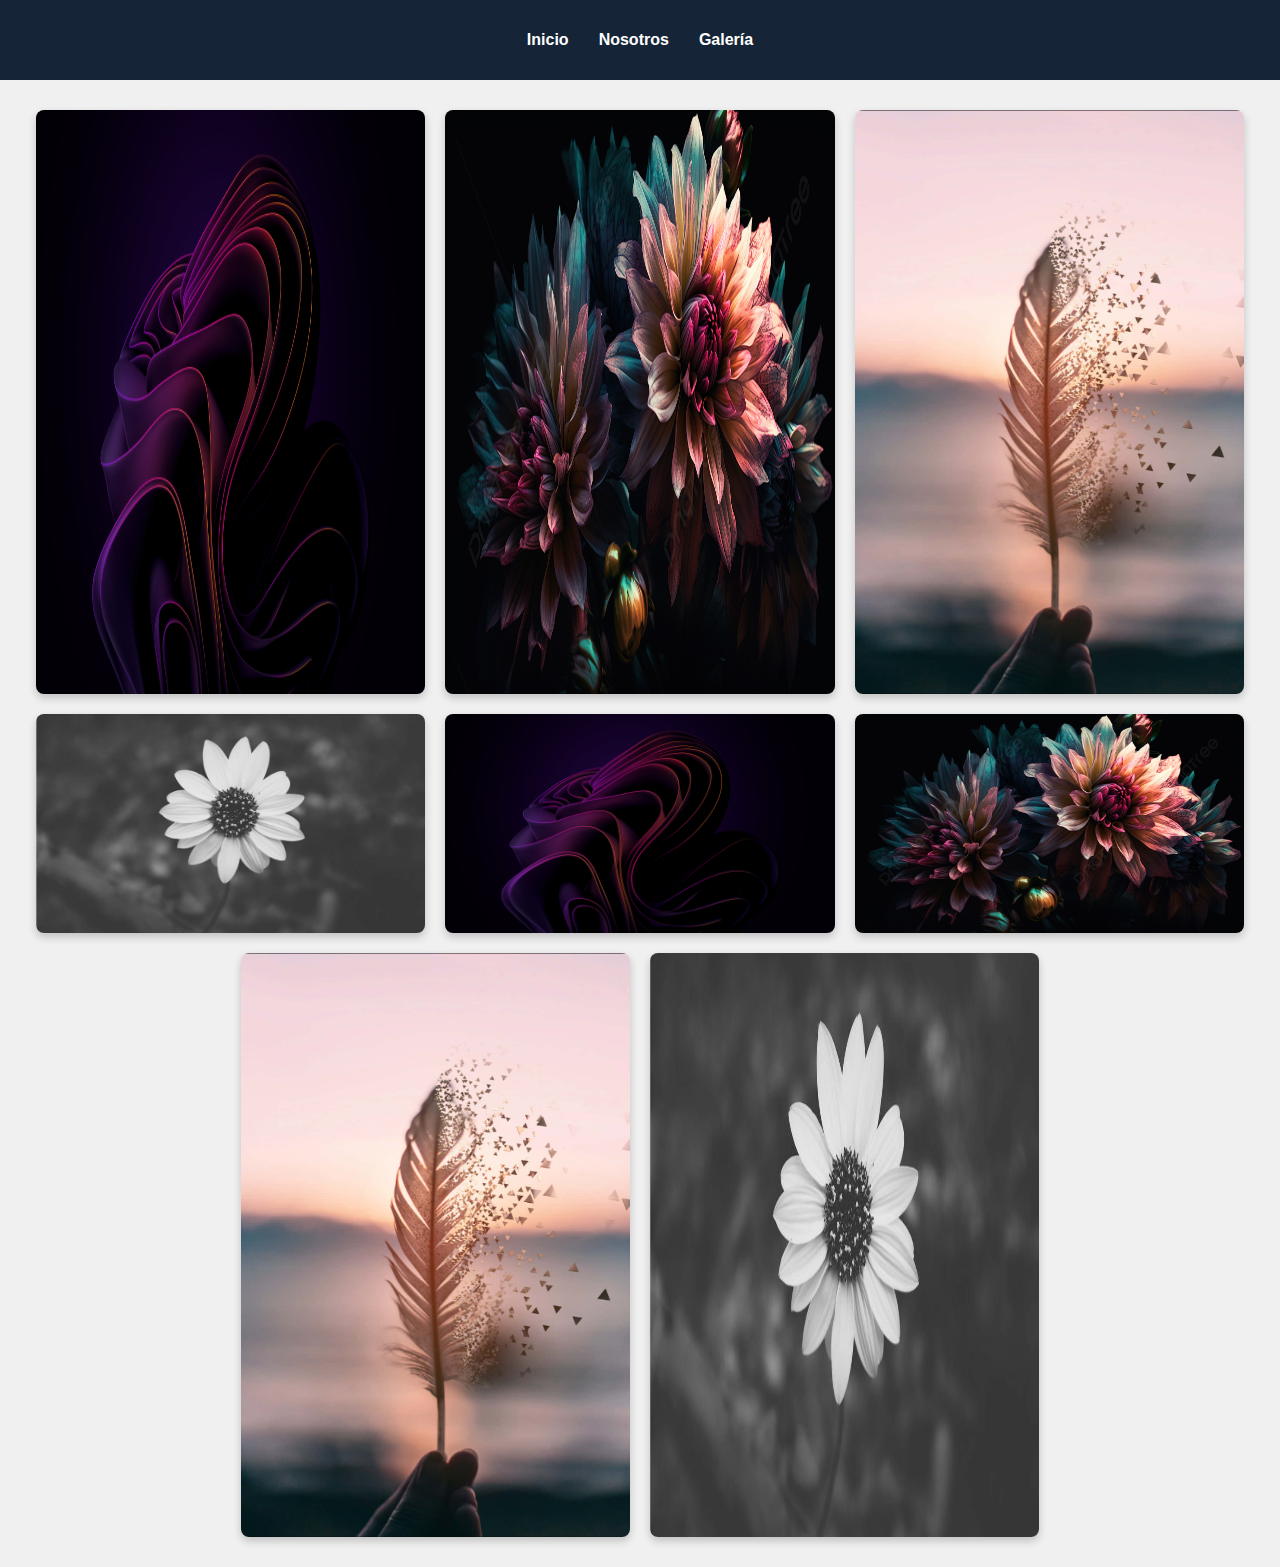
<file: pages/galeria.html>
<!DOCTYPE html>
<html lang="en">
<head>
    <meta charset="UTF-8">
    <meta name="viewport" content="width=device-width, initial-scale=1.0">
    <title>Collage de Fotos</title>
    <link rel="stylesheet" href="/css/galeria.css">
    <link rel="stylesheet" href="/css/nosotros.css">

</head>
<body>
    <header class="header">
        <nav>
            <ul>
                <li><a href="../index.html">Inicio</a></li>
                <li><a href="nosotros.html">Nosotros</a></li>
                <li><a href="galeria.html">Galería</a></li>
            </ul>
        </nav>
    </header>
    <div class="collage">
        <img src="/assets/img/8995.png" alt="Imagen 1">
        <img src="/assets/img/flor.jpg" alt="Imagen 2">
        <img src="/assets/img/g.jpg" alt="Imagen 3">
        <img src="/assets/img/image.png" alt="Imagen 4">
        <img src="/assets/img/8995.png" alt="Imagen 1">
        <img src="/assets/img/flor.jpg" alt="Imagen 2">
        <img src="/assets/img/g.jpg" alt="Imagen 3">
        <img src="/assets/img/image.png" alt="Imagen 4">
         
            </div>
</body>
</html>
</file>
<file: css/galeria.css>
* {
    margin: 0;
    padding: 0;
    box-sizing: border-box;
    font-family: Arial, Helvetica, sans-serif;
}
body {
    margin: 0;
    font-family: Arial, sans-serif;
    background-color: #f0f0f0; /* Color de fondo */
}

.collage {
    display: flex; /* Usar flexbox para el diseño */
    flex-wrap: wrap; /* Permitir que las imágenes se ajusten a varias líneas */
    justify-content: center; /* Centrar el contenido horizontalmente */
    padding: 20px; /* Espaciado interno */
}

.collage img {
    margin: 10px; /* Espaciado entre imágenes */
    border-radius: 8px; /* Bordes redondeados */
    box-shadow: 0 4px 8px rgba(0, 0, 0, 0.2); /* Sombra para un efecto 3D */
    transition: transform 0.3s; /* Transición suave para efectos de hover */
}

.collage img:hover {
    transform: scale(1.05); /* Efecto de aumento al pasar el ratón */
}

/* Estilo responsivo */
@media (max-width: 768px) {
    .collage img {
        width: 100%; /* Imágenes ocupan el ancho completo en dispositivos pequeños */
    }
}

@media (min-width: 769px) {
    .collage img {
        width: calc(33% - 20px); /* Tres imágenes por fila en pantallas grandes */
    }
}
</file>
<file: css/nosotros.css>
/* Estilo general */
* {
    margin: 0;
    padding: 0;
    box-sizing: border-box;
    font-family: Arial, Helvetica, sans-serif;
}
 

.header {
    background-color: #152537; 
    height: 80px;
    padding: 10px 20px; 
}

nav {
    display: flex; 
    justify-content: center; 
    height: 100%;
    align-items: center;
}

ul {
    list-style-type: none; 
    padding: 0; 
    margin: 0; 
    display: flex; 
}

li {
    margin: 0 15px; 
}

a {
    text-decoration: none; 
    color: white; 
    font-weight: bold; 
    transition: color 0.3s ease; 
}

a:hover {
    color: #ff00d9; 
}

 

/* Sección Historia */
.historia {
    display: flex;
    flex-direction: column;
    align-items: center;
    padding: 20px 90px;
    background-color: #ffffff;
    width: 100%;
}
.historia h2{
    padding: 20px;
    color: #152537;
   
}

.container {
    display: grid;
    grid-template-columns: 1fr 1fr 1fr;
    grid-template-rows: 1fr 1fr;
    grid-auto-columns: 1fr;
    gap: 0px 0px;
    grid-auto-flow: row;
    grid-template-areas:
        "first image four"
        "second image five";
}

.first {
    grid-area: first;
    padding: 20px;
}

.second {
    grid-area: second;
    padding: 20px;
}

.four {
    grid-area: four;
    padding: 20px;
    display: flex;
    justify-content: center;
    align-items: center;
}

.five {
    grid-area: five;
    padding: 20px;
}

.image {
    grid-area: image;
 
    padding: 10px;
    border-radius: 10px;
    display: flex;
    justify-content: center;
    align-items: center;
}

.image img {
    width: 300px;
    height: auto;
    border-radius: 6px;
}

 

.card-container {
    width: 300px;
    height: 200px;
    position: relative;
}

.card {
    width: 100%;
    height: 100%;
    position: relative;
    transform-style: preserve-3d; 
    transition: transform 0.6s; 
}

.card-front,
.card-back {
    position: absolute;
    width: 100%;
    height: 100%;
    backface-visibility: hidden; 
    border-radius: 8px;
    display: flex;
    justify-content: center;
    align-items: center;
    padding: 20px;
   
}

.card-front {
    background-color: #fff;
}

.card-back {
    background-color: #152537; 
    color: white; 
    transform: rotateY(180deg); 
}

.card-container:hover .card {
    transform: rotateY(180deg); 
    box-shadow: 0 4px 10px rgba(0, 0, 0, 0.1);
}



/* Sección Cita */
.cita {
    text-align: center;
    padding: 40px;
    background-color: #c4d5e7;
    font-style: italic;
    color: #333;
}

.cita blockquote {
    font-size: 1.5rem;
    line-height: 1.5;
    margin-bottom: 10px;
}

.cita p {
    font-size: 1rem;
    color: #555;
}

@media (max-width: 768px) {
    .container {
     display: flex;
     flex-direction: column;
   
    }
    .header {
        padding: 10px; 
        height: 100px;
    }

    ul {
        flex-direction: column; 
        align-items: center; 
    }

    li {
        margin: 10px 0; 
    }
  }
</file>
